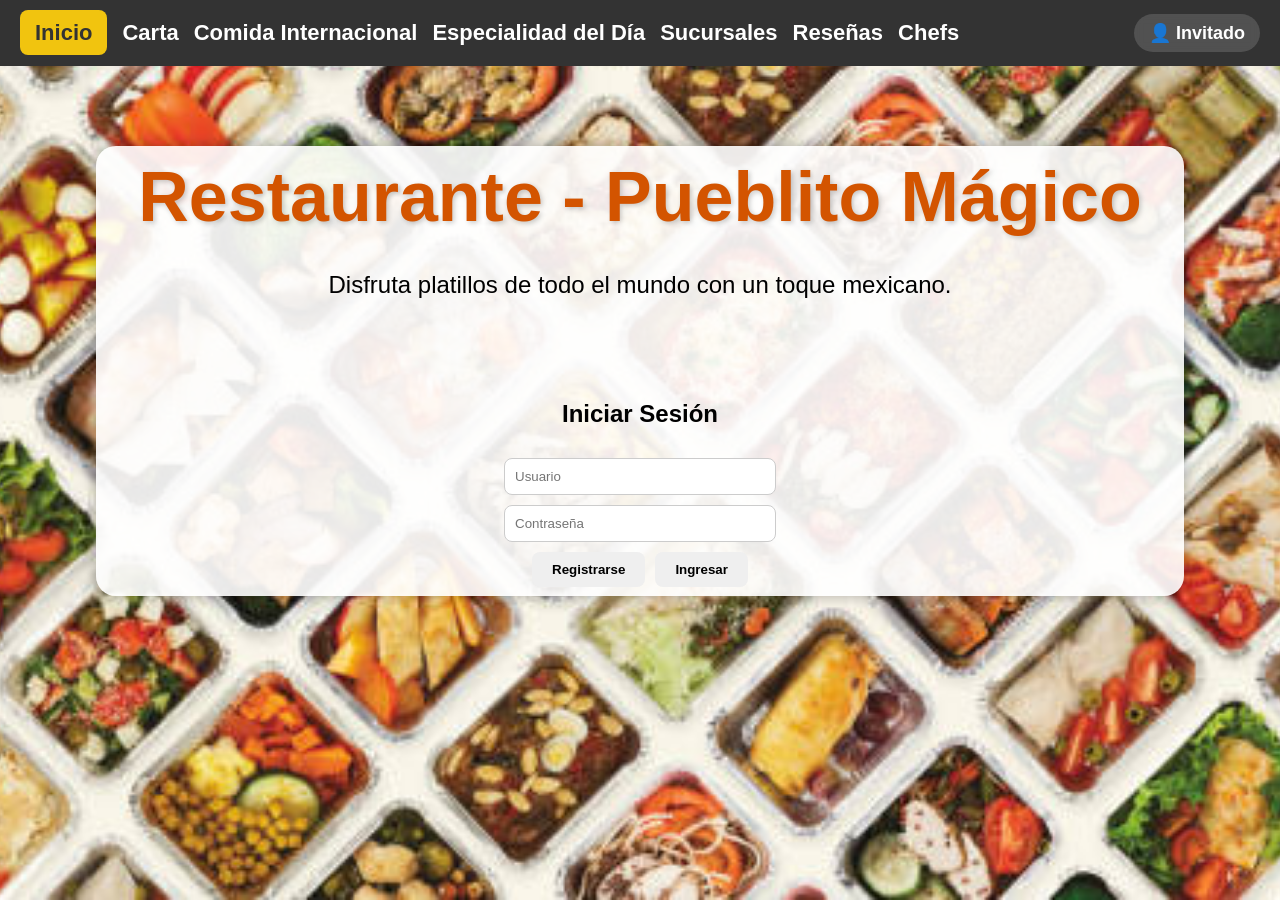
<file: index.html>
<!DOCTYPE html>
<html lang="es">

<head>
    <meta charset="UTF-8">
    <meta name="viewport" content="width=device-width, initial-scale=1.0">
    <title>Proyecto Restaurante</title>
    <link rel="stylesheet" href="CSS/estilos.css">
    <link rel="stylesheet" href="CSS/estiloInicio.css">
</head>

<body class="inicio">

    <header>
        <nav>
            <ul class="menu">
                <li><a href="index.html" class="activo">Inicio</a></li>
                <li><a href="HTML/tipoComida.html">Carta</a></li>
                <li><a href="HTML/comidaPaises.html">Comida Internacional</a></li>
                <li><a href="HTML/especialidades.html">Especialidad del Día</a></li>
                <li><a href="HTML/sucursales.html">Sucursales</a></li>
                <li><a href="HTML/comentariosReseñas.html">Reseñas</a></li>
                <li><a href="HTML/chefSucursales.html">Chefs</a></li>
            </ul>
            <div id="perfilNav">
                <span id="usuarioNav"></span>
                <button id="btnCerrarSesion" onclick="cerrarSesion()">Salir</button>
            </div>
        </nav>
    </header>

    <main>
        <div class="tarjeta-principal">
            <h1>Restaurante - Pueblito Mágico</h1>
            <p>Disfruta platillos de todo el mundo con un toque mexicano.</p>
            <p id="mensajeBienvenida"></p>


            <div class="login-container" id="loginContainer">
                <h2 id="tituloLogin">Iniciar Sesión</h2>
                <input type="text" id="usuario" placeholder="Usuario">
                <input type="password" id="password" placeholder="Contraseña">
                <div class="botones-login">
                    <button id="btnRegistrar" onclick="registrarUsuario()">Registrarse</button>
                    <button id="btnIngresar" onclick="iniciarSesion()">Ingresar</button>
                </div>
                <p id="usuarioActual"></p>
            </div>
        </div>
    </main>
    <div id="modalAlerta" class="modal-alerta">
        <div class="modal-alerta-contenido">
            <p id="mensajeAlerta"></p>
            <button onclick="cerrarAlertaInicio()">Aceptar</button>
        </div>
    </div>

    <script src="JS/main.js"></script>

    <script>
        mostrarUsuarioActivo();
    </script>

</body>

</html>
</file>
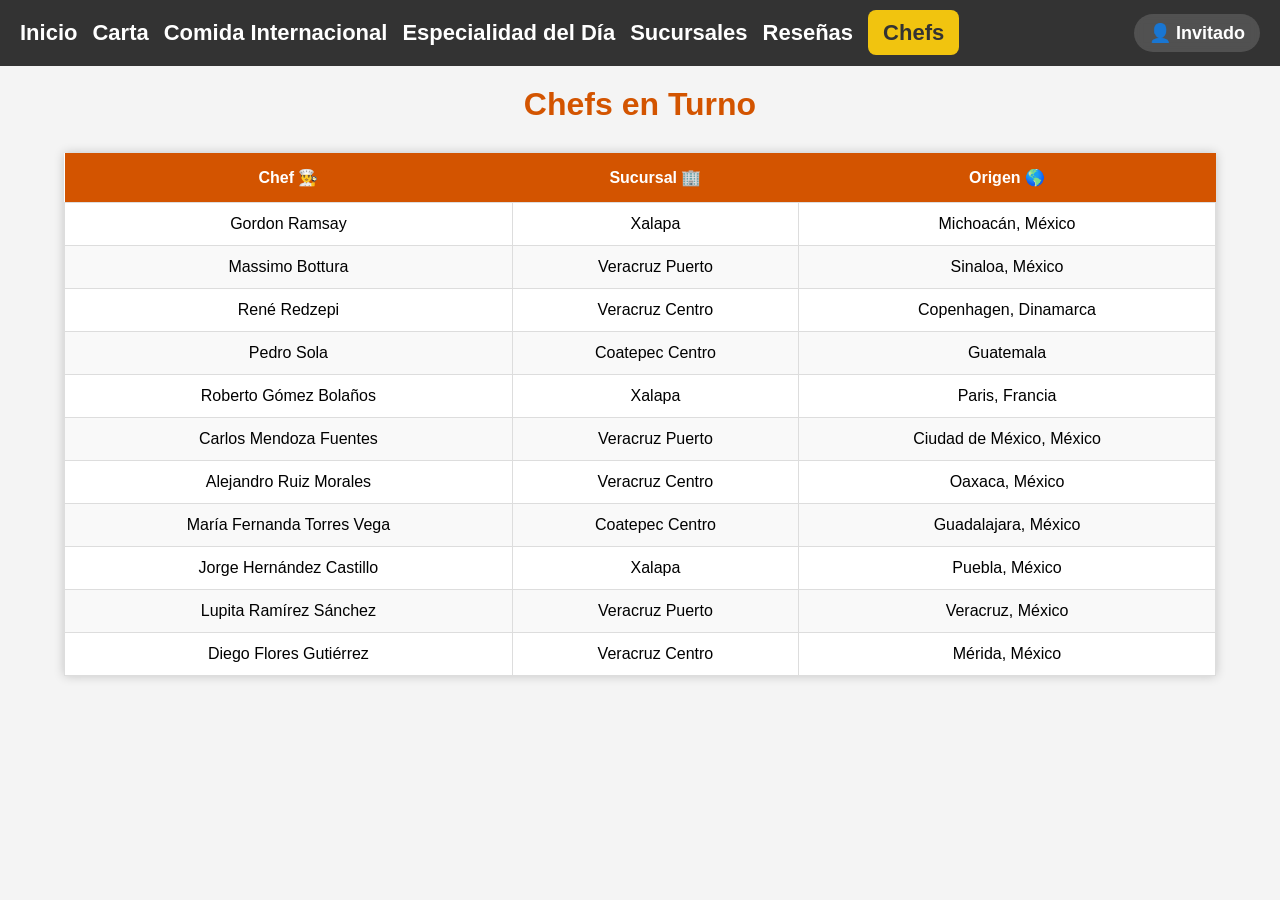
<file: HTML/chefSucursales.html>
<!DOCTYPE html>
<html lang="es">

<head>
    <meta charset="UTF-8">
    <meta name="viewport" content="width=device-width, initial-scale=1.0">
    <title>Chefs por Sucursal</title>
    <link rel="stylesheet" href="../CSS/estilos.css">
    <link rel="stylesheet" href="../CSS/estiloChefs.css">
</head>

<body>
    <header>
        <nav>
            <ul class="menu">
                <li><a href="../index.html">Inicio</a></li>
                <li><a href="tipoComida.html">Carta</a></li>
                <li><a href="comidaPaises.html">Comida Internacional</a></li>
                <li><a href="especialidades.html">Especialidad del Día</a></li>
                <li><a href="sucursales.html">Sucursales</a></li>
                <li><a href="comentariosReseñas.html">Reseñas</a></li>
                <li><a href="chefSucursales.html" class="activo"> Chefs</a></li>
            </ul>
            <div id="perfilNav">

                <span id="usuarioNav"></span>

                <button id="btnCerrarSesion" onclick="cerrarSesion()">
                    Salir
                </button>

            </div>
        </nav>
    </header>
    <main>
        <h1 class="titulo-seccion">Chefs en Turno</h1>
        <table id="tablaChefs"></table>
    </main>
    <script src="../JS/main.js"></script>

    <script>
        cargarChefs();
    </script>

</body>

</html>
</file>
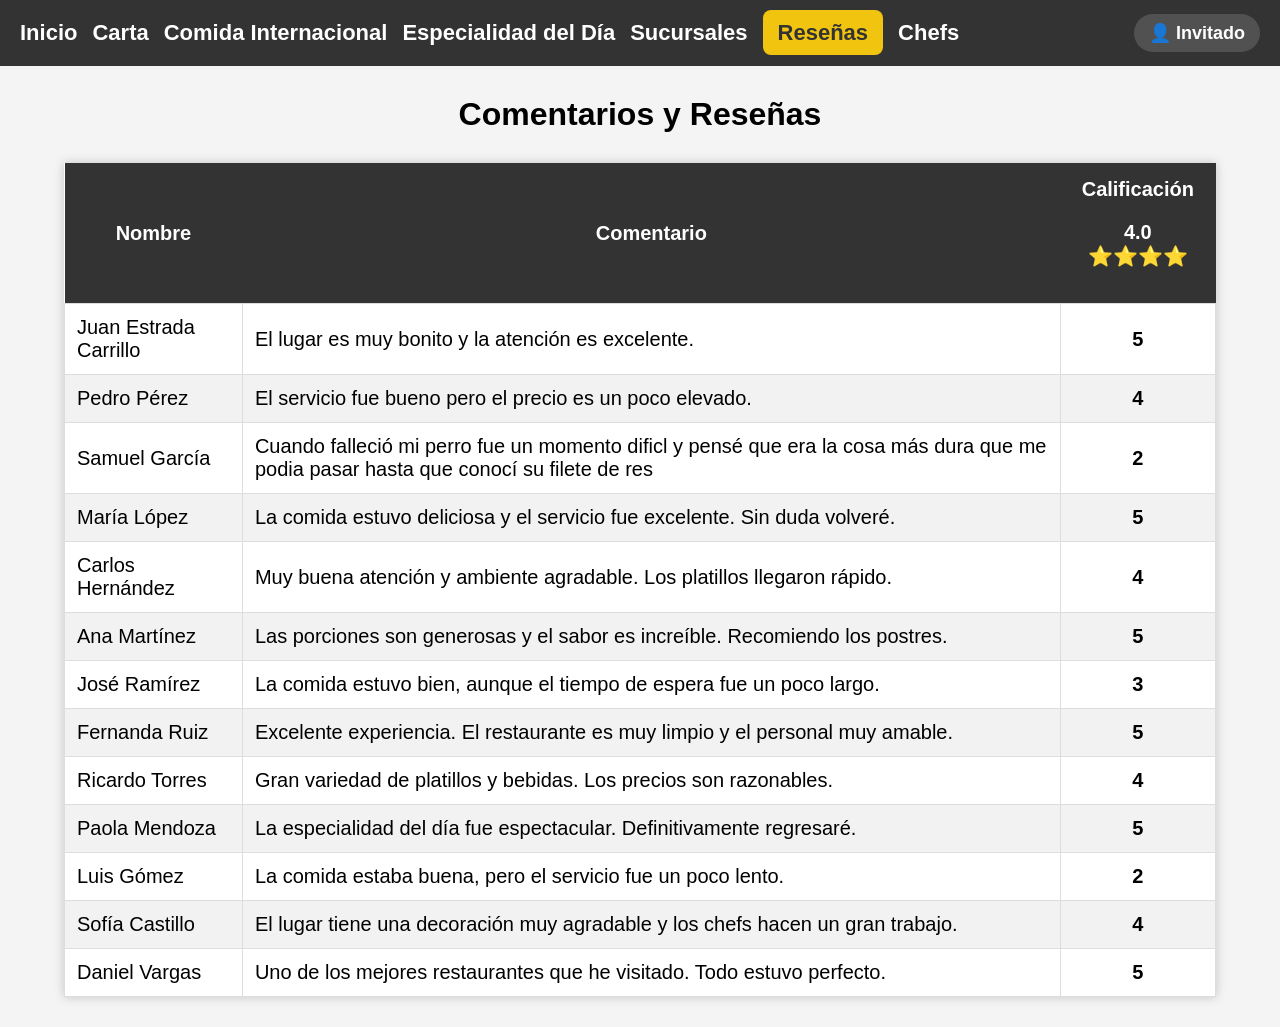
<file: HTML/comentariosReseñas.html>
<!DOCTYPE html>
<html lang="es">

<head>
    <meta charset="UTF-8">
    <meta name="viewport" content="width=device-width, initial-scale=1.0">
    <title>Comentarios y Reseñas</title>
    <link rel="stylesheet" href="../CSS/estilos.css">
    <link rel="stylesheet" href="../CSS/estiloResenias.css">
</head>

<body>
    <header>
        <nav>
            <ul class="menu">
                <li><a href="../index.html">Inicio</a></li>
                <li><a href="tipoComida.html">Carta</a></li>
                <li><a href="comidaPaises.html">Comida Internacional</a></li>
                <li><a href="especialidades.html">Especialidad del Día</a></li>
                <li><a href="sucursales.html">Sucursales</a></li>
                <li><a href="comentariosReseñas.html" class="activo">Reseñas</a></li>
                <li><a href="chefSucursales.html">Chefs</a></li>
            </ul>
            <div id="perfilNav">
                <span id="usuarioNav"></span>
                <button id="btnCerrarSesion" onclick="cerrarSesion()">Salir</button>
            </div>
        </nav>
    </header>
    <main>
         <h1>Comentarios y Reseñas</h1>
            <table id="tabla"> </table>
    </main>
    <script src="../JS/main.js"></script>
    <script>
        cargarResenias();
    </script>

</body>

</html>
</file>
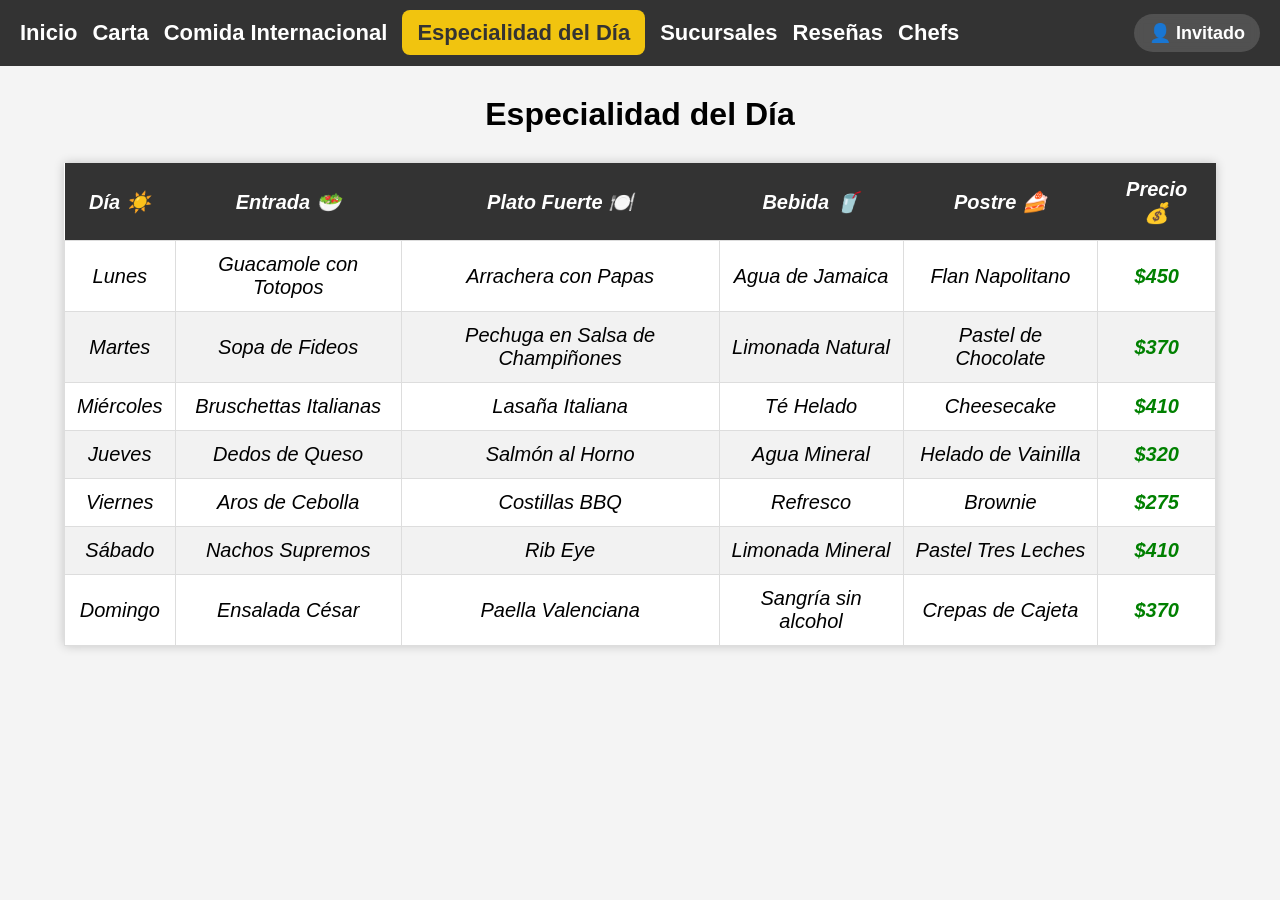
<file: HTML/especialidades.html>
<!DOCTYPE html>
<html lang="es">

<head>
    <meta charset="UTF-8">
    <meta name="viewport" content="width=device-width, initial-scale=1.0">
    <title>Especialidad del Día</title>
    <link rel="stylesheet" href="../CSS/estilos.css">
    <link rel="stylesheet" href="../CSS/estiloEspecialidad.css">
</head>

<body>
    <header>
        <nav>
            <ul class="menu">
                <li><a href="../index.html">Inicio</a></li>
                <li><a href="tipoComida.html">Carta</a></li>
                <li><a href="comidaPaises.html">Comida Internacional</a></li>
                <li><a href="especialidades.html" class="activo">Especialidad del Día</a></li>
                <li><a href="sucursales.html">Sucursales</a></li>
                <li><a href="comentariosReseñas.html">Reseñas</a></li>
                <li><a href="chefSucursales.html">Chefs</a></li>
            </ul>
            <div id="perfilNav">
                <span id="usuarioNav"></span>
                <button id="btnCerrarSesion" onclick="cerrarSesion()">Salir</button>
            </div>
        </nav>
    </header>

    <main>
        <h1>Especialidad del Día</h1>
        <table id="tabla"> </table>

        <script src="../JS/main.js"></script>
        <script>
            cargarEspecialidades();
        </script>
</body>

</html>
</file>
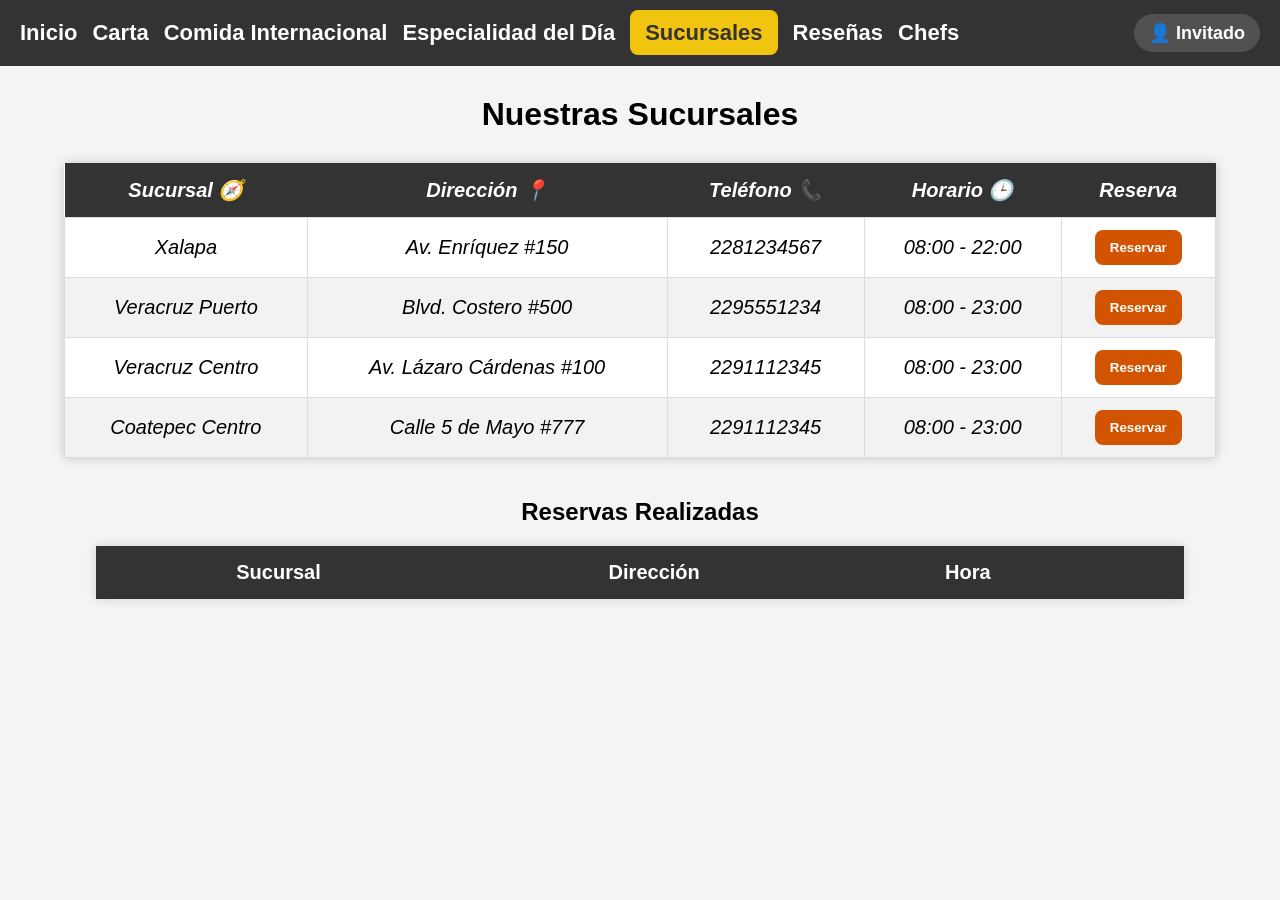
<file: HTML/sucursales.html>
<!DOCTYPE html>
<html lang="es">

<head>
    <meta charset="UTF-8">
    <meta name="viewport" content="width=device-width, initial-scale=1.0">
    <title>Sucursales</title>
    <link rel="stylesheet" href="../CSS/estilos.css">
    <link rel="stylesheet" href="../CSS/estiloSucursal.css">
</head>

<body>

    <header>
        <nav>
            <ul class="menu">
                <li><a href="../index.html">Inicio</a></li>
                <li><a href="tipoComida.html">Carta</a></li>
                <li><a href="comidaPaises.html">Comida Internacional</a></li>
                <li><a href="especialidades.html">Especialidad del Día</a></li>
                <li><a href="sucursales.html" class="activo">Sucursales</a></li>
                <li><a href="comentariosReseñas.html">Reseñas</a></li>
                <li><a href="chefSucursales.html">Chefs</a></li>
            </ul>
            <div id="perfilNav">
                <span id="usuarioNav"></span>
                <button id="btnCerrarSesion" onclick="cerrarSesion()">Salir</button>
            </div>
        </nav>
    </header>

    <main>
        <h1 class="titulo-seccion">Nuestras Sucursales</h1>
        <table id="tabla"> </table>
        <h2>Reservas Realizadas</h2>
        <table id="tablaReservas"></table>
    </main>

    <div id="modalReserva" class="modal">
        <div class="modal-contenido">
            <span class="cerrar" onclick="cerrarReserva()">&times;</span>
            <h2>Reservar Mesa</h2>
            <p id="nombreSucursal"></p>
            <p id="direccionSucursal"></p>
            <label>Horario:</label>
            <select id="horarioReserva">
                <option>09:00</option>
                <option>10:00</option>
                <option>11:00</option>
                <option>12:00</option>
                <option>13:00</option>
                <option>14:00</option>
                <option>15:00</option>
                <option>16:00</option>
                <option>17:00</option>
                <option>18:00</option>
                <option>19:00</option>
                <option>20:00</option>
                <option>21:00</option>
                <option>22:00</option>
            </select>
            <br><br>
            <button class="btnConfirmar" onclick="confirmarReserva()">Confirmar Reserva</button>
        </div>
    </div>
    <div id="modalAlerta" class="modal">
        <div class="modal-contenido">
            <p id="mensajeAlerta"></p>
            <button class="btnConfirmar" onclick="cerrarAlerta()">Aceptar</button>
        </div>
    </div>

    <!-- Modal de confirmación de cancelación -->
    <div id="modalCancelar" class="modal">
        <div class="modal-contenido">
            <p>¿Deseas cancelar esta reserva?</p>
            <button class="btnConfirmar" onclick="confirmarCancelacion()">Sí, cancelar</button>
            <button class="btnCancelar"
                onclick="document.getElementById('modalCancelar').style.display='none'">No</button>
        </div>
    </div>
    <script src="../JS/main.js"></script>
    <script>
        cargarSucursales();
        cargarReservas();
    </script>
</body>

</html>
</file>
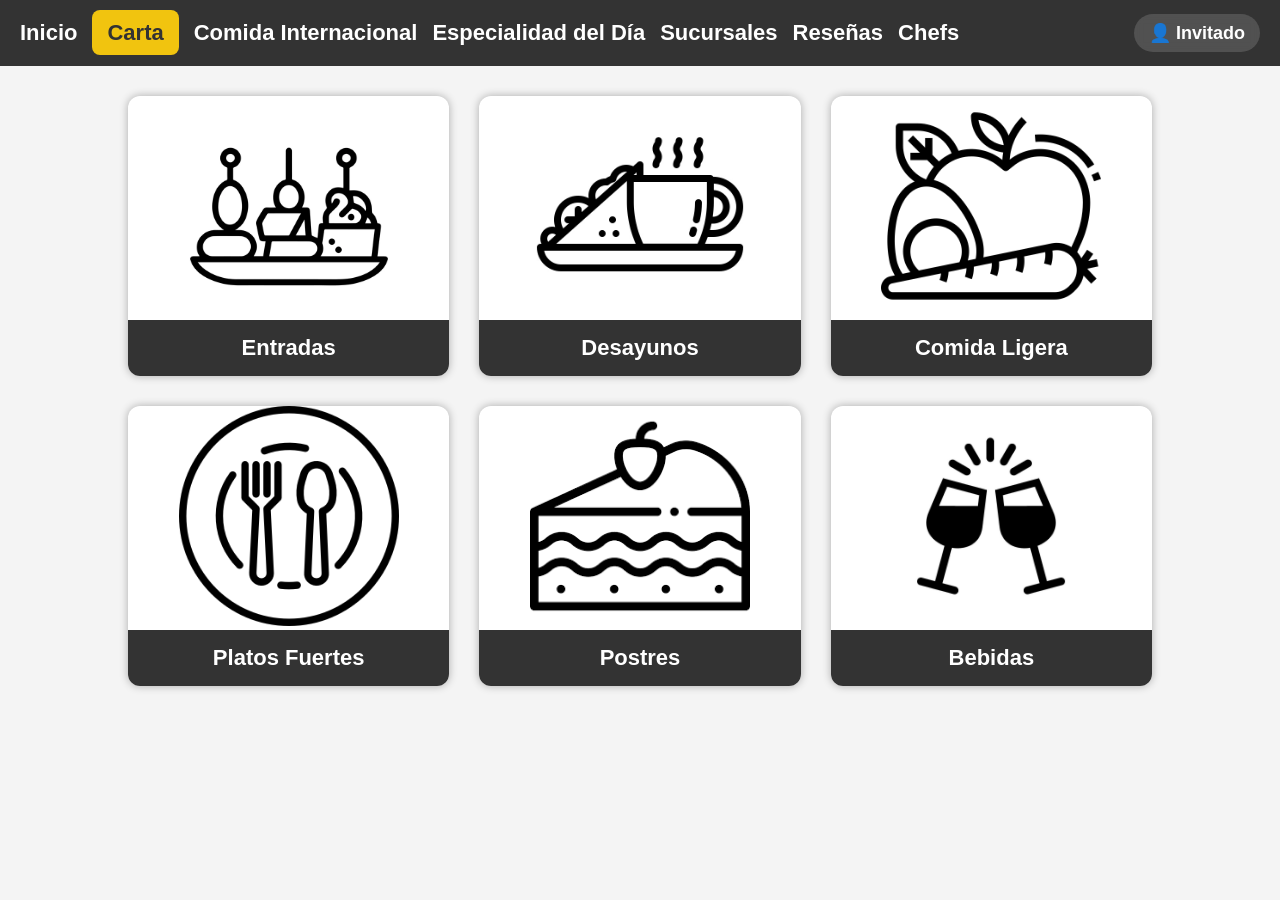
<file: HTML/tipoComida.html>
<!DOCTYPE html>
<html lang="es">

<head>
    <meta charset="UTF-8">
    <meta name="viewport" content="width=device-width, initial-scale=1.0">
    <title>Tipos de Comida</title>
    <link rel="stylesheet" href="../CSS/estilos.css">
    <link rel="stylesheet" href="../CSS/estiloTipoComida.css">
</head>

<body>

    <header>
        <nav>
            <ul class="menu">
                <li><a href="../index.html">Inicio</a></li>
                <li><a href="tipoComida.html" class="activo">Carta</a></li>
                <li><a href="comidaPaises.html">Comida Internacional</a></li>
                <li><a href="especialidades.html">Especialidad del Día</a></li>
                <li><a href="sucursales.html">Sucursales</a></li>
                <li><a href="comentariosReseñas.html">Reseñas</a></li>
                <li><a href="chefSucursales.html">Chefs</a></li>
            </ul>
            <div id="perfilNav">
                <span id="usuarioNav"></span>
                <button id="btnCerrarSesion" onclick="cerrarSesion()">Salir</button>
            </div>
        </nav>
    </header>

    <h1 class="titulo-seccion"></h1>
    <div id="contenido"></div>
    <div id="modal" class="modal">
        <div class="modal-contenido">
            <span class="cerrar" onclick="cerrarModal()"> &times;</span>
            <h2 id="tituloModal"></h2>
            <p id="descripcionModal"></p>
            <ul id="listaPlatillos"></ul>
        </div>
    </div>
    
    <script src="../JS/main.js"></script>

    <script>
        cargarTiposComida();
    </script>

</body>
</html>
</file>
<file: CSS/estilos.css>
body{
    font-family: Arial, sans-serif;
    margin: 0;
    background: #f4f4f4;
}

nav{
    background: #333;
    display: flex;
    justify-content: space-between;
    align-items: center;
    padding: 0 20px;
}

.menu{
    display: flex;
    list-style: none;
    gap: 15px;
    margin: 0;
    padding: 0;
}

nav li{
    padding: 20px 0;
}

nav a{
    font-size: 22px;
    font-weight: bold;
    text-decoration: none;
    color: white;
    transition: 0.3s;
}

nav a:hover{
    color: #f1c40f;
}

nav a.activo{
    background-color: #f1c40f;
    color: #333;
    padding: 10px 15px;
    border-radius: 8px;
}


#perfilNav{
    display: flex;
    align-items: center;
    gap: 10px;

    color: white;
    font-weight: bold;

    background: rgba(255,255,255,0.15);
    padding: 8px 15px;
    border-radius: 20px;

    backdrop-filter: blur(5px);
}

#usuarioNav{
    font-size: 18px;
}

#btnCerrarSesion{
    padding: 10px 20px;
    border: none;
    border-radius: 8px;
    cursor: pointer;
    font-weight: bold;
}
@media (max-width: 768px){
    nav{
        flex-direction: column;
        padding: 10px;
    }
    .menu{
        flex-wrap: wrap;
        justify-content: center;
        width: 100%;
        gap: 8px;
    }
    nav li{
        padding: 5px;
    }
    nav a{
        font-size: 14px;
    }
    #perfilNav{
        margin-top: 10px;
        padding: 6px 12px;
    }
    #usuarioNav{
        font-size: 14px;
    }
    #btnCerrarSesion{
        padding: 6px 10px;
        font-size: 12px;
    }
}

@media (max-width: 480px){

    nav a{
        font-size: 12px;
    }

    .menu{
        gap: 5px;
    }

    #usuarioNav{
        font-size: 12px;
    }
}
</file>
<file: CSS/estiloInicio.css>
body.inicio{
    background-image: url("../IMG/PagInicio.webp");
    background-size: cover;
    background-position: center;
    background-repeat: no-repeat;
    background-attachment: fixed;
}


.tarjeta-principal{
    width: 85%;
    height: 450px;
    margin: 80px auto;
    background: rgba(255,255,255,0.9);
    border-radius: 20px;
    box-shadow: 0 0 15px rgba(0,0,0,0.3);
    display: flex;
    flex-direction: column;
    justify-content: center;
    align-items: center;
    text-align: center;
}
.tarjeta-principal h1{
    font-size: 70px;
    margin-top: 60px;
    margin-bottom: 10px;
    color: #d35400;
    text-shadow: 2px 2px 5px rgba(0,0,0,0.2);
}
@media (max-width: 480px){

    .tarjeta-principal h1{
        font-size: 34px;
        line-height: 1.1;
    }

    .tarjeta-principal p{
        font-size: 16px;
    }
}
.tarjeta-principal p{
    font-size: 24px;
    width: 70%;
}
.login-container{
    margin-top: 25px;
    display: flex;
    flex-direction: column;
    align-items: center;
    gap: 10px;
}

.login-container input{
    width: 250px;
    padding: 10px;
    border-radius: 8px;
    border: 1px solid #ccc;
}

.botones-login{
    display: flex;
    gap: 10px;
}

.botones-login button, #btnCerrarSesion{
    padding: 10px 20px;
    border: none;
    border-radius: 8px;
    cursor: pointer;
    font-weight: bold;
}
#mensajeBienvenida {
    font-size: 22px;
    color: #d35400;
    font-weight: bold;
    margin-top: 10px;
}
.modal-alerta {
    display: none;
    position: fixed;
    top: 0;
    left: 0;
    width: 100%;
    height: 100%;
    background: rgba(0,0,0,0.6);
    z-index: 999;
}

.modal-alerta-contenido {
    background: white;
    width: 350px;
    margin: 200px auto;
    padding: 30px;
    border-radius: 12px;
    text-align: center;
    font-size: 20px;
    font-weight: bold;
}

.modal-alerta-contenido button {
    margin-top: 20px;
    padding: 10px 25px;
    background: #d35400;
    color: white;
    border: none;
    border-radius: 8px;
    cursor: pointer;
    font-weight: bold;
    font-size: 16px;
}

@media (max-width: 480px) {

    .tarjeta-principal {

        width: 92%;
        padding: 15px;
        margin: 15px auto;
    }

    .tarjeta-principal h1 {

        font-size: 26px;
        line-height: 1.1;
        margin-top: 10px;
    }

    .tarjeta-principal p {

        font-size: 16px;
        width: 95%;
    }

    .login-container input {

        width: 90%;
        max-width: 280px;
    }

    .botones-login {

        flex-direction: column;
        width: 100%;
        align-items: center;
    }

    .botones-login button {

        width: 180px;
    }
}
@media (max-width: 768px){

    nav{

        flex-direction: column;
        padding: 10px;
    }

    .menu{

        flex-wrap: wrap;
        justify-content: center;
    }

    #perfilNav{

        margin-top: 10px;
    }
    
}
</file>
<file: CSS/estiloChefs.css>
#tablaChefs{

    width: 90%;

    margin: 30px auto;

    border-collapse: collapse;

    background: white;

    box-shadow: 0 0 10px rgba(0,0,0,0.2);
}

#tablaChefs th{

    background: #d35400;

    color: white;

    padding: 15px;
}

#tablaChefs td{

    padding: 12px;

    text-align: center;

    border: 1px solid #ddd;
}

#tablaChefs tr:nth-child(even){

    background: #f9f9f9;
}

#tablaChefs tr:hover{

    background: #fff3cd;
}
.titulo-seccion{

    text-align: center;

    margin-top: 20px;

    color: #d35400;
}
</file>
<file: CSS/estiloResenias.css>
h1{
    text-align:center;
    margin-top:30px;
}

#tabla{
    width:90%;
    margin:30px auto;
    border-collapse:collapse;
    background:white;
    box-shadow:0 0 10px rgba(0,0,0,0.2);
    font-size: 20px;;
}

#tabla th{
    background:#333;
    color:white;
    padding:15px;
}

#tabla td{
    padding:12px;
    border:1px solid #ddd;
}
#tabla tr:nth-child(even){
    background:#f2f2f2;
}

#tabla tr:hover{
    background:#ffe082; 
}
#tabla td:last-child,
#tabla th:last-child{
     text-align: center;
    font-weight: bold;
    font-size: 20px;
}
</file>
<file: CSS/estiloEspecialidad.css>
h1{
    text-align:center;
    margin-top:30px;
}

#tabla{
    width:90%;
    margin:30px auto;
    border-collapse:collapse;
    background:white;
    box-shadow:0 0 10px rgba(0,0,0,0.2);
    font-size: 20px;
    font-style: italic;
}

#tabla th{
    background:#333;
    color:white;
    padding:15px;
}

#tabla td{
    padding:12px;
    border:1px solid #ddd;
    text-align:center;
}

#tabla tr:nth-child(even){
    background:#f2f2f2;
}

#tabla tr:hover{
    background:#ffe082;
}

#tabla td:last-child{
    color:green;
    font-weight: bold;
}
@media (max-width: 768px){

    #tabla{
        width: 95%;
        font-size: 13px;
    }

    #tabla th,
    #tabla td{
        padding: 6px;
        word-break: break-word;
    }
}
</file>
<file: CSS/estiloSucursal.css>
h1{
    text-align:center;
    margin-top:30px;
}

#tabla{
    width:90%;
    margin:30px auto;
    border-collapse:collapse;
    background:white;
    box-shadow:0 0 10px rgba(0,0,0,0.2);
    font-size: 20px;
    font-style: italic;
}

#tabla th{
    background:#333;
    color:white;
    padding:15px;
}

#tabla td{
    padding:12px;
    border:1px solid #ddd;
    text-align:center;
}

#tabla tr:nth-child(even){
    background:#f2f2f2;
}

#tabla tr:hover{
    background:#ffe082; 
}

.btnReserva{
    background: #d35400;
    color: white;
    border: none;
    padding: 10px 15px;
    border-radius: 8px;
    cursor: pointer;
    font-weight: bold;
}
.btnConfirmar{
    background:#d35400;
    color: white;
    border: none;
    padding: 15px 30px; /* más grande */
    font-size: 20px;    /* texto más grande */
    font-weight: bold;
    border-radius: 10px;
    cursor: pointer;
}
td:last-child{
    text-align: center;
}

.btnReserva:hover{
    background: #e67e22;

}
.modal{
    display: none;
    position: fixed;
    top: 0;
    left: 0;
    width: 100%;
    height: 100%;
    background: rgba(0,0,0,0.6);
}

.modal-contenido{
    background: white;
    font-size: 25px;
    width: 400px;
    margin: 150px auto;
    padding: 20px;
    border-radius: 12px;
    text-align: center;
}
#horarioReserva{
    margin: 20px 0;
    font-size: 18px;
}
.spanCerrar{
    position: absolute;
    top: 10px;
    right: 20px;
    font-size: 50px;
    cursor: pointer;
}
#tablaReservas{
    width: 85%;
    margin: 20px auto;
    border-collapse: collapse;
    background-color: white;
    box-shadow: 0 0 10px rgba(0,0,0,0.15);
}

#tablaReservas th{
    background-color: #333;
    color: white;
    padding: 15px;
    font-size: 20px;
}

#tablaReservas td{
    padding: 12px;
    border: 1px solid #ddd;
    text-align: center;
}

#tablaReservas tr:nth-child(even){
    background-color: #f5f5f5;
}

h2{
    text-align: center;
    margin-top: 40px;
}
.btnCancelar{
    background-color: #c0392b;
    color: white;
    border: none;
    padding: 8px 15px;
    border-radius: 8px;
    cursor: pointer;
    font-weight: bold;
    transition: 0.3s;
}

.btnCancelar:hover{
    background-color: #e74c3c;
    transform: scale(1.05);
}
@media (max-width: 768px) {
    #tabla{
        width: 95%;
        font-size: 13px;
    }
    #tabla th,
    #tabla td{
        padding: 6px;
    }
    #tabla td{
        word-break: break-word;
    }
    .btnReserva{
        padding: 6px 8px;
        font-size: 12px;
    }
}
</file>
<file: CSS/estiloTipoComida.css>
.titulo-seccion{
    text-align: center;
    margin-top: 30px;
}

#contenido{
    display: grid;
    grid-template-columns: repeat(3, 1fr);
    gap: 30px;
    width: 80%;
    margin: auto;
}

.tarjeta-tipo{
    background: white;
    border-radius: 12px;
    overflow: hidden;
    box-shadow: 0 0 8px rgba(0,0,0,0.3);
    cursor: pointer;
    text-align: center;
    transition: 0.3s;
}

.tarjeta-tipo:hover{
    transform: scale(1.05);
}


.imagen-tipo{
    width: 100%;
    height: 220px;
    object-fit: contain;
}

.info-tipo{
    display: none;
    padding: 15px;
}

.info-tipo h3{
    text-align: center;
}
.modal{
    display: none;
    position: fixed;
    top: 0;
    left: 0;
    width: 100%;
    height: 100%;
    background: rgba(0,0,0,0.6);
}
.modal-contenido{

    background: white;
    width: 500px;
    margin: 100px auto;
    padding: 20px;
    border-radius: 10px;
    font-weight: bold;
}

#descripcionModal{
    margin: 30px 0;
    color: #555;
    font-style: italic;
}
#listaPlatillos{
    list-style: none;
    padding: 0;
}

#listaPlatillos li{
    display: flex;
    justify-content: space-between;
    align-items: center;
    padding: 10px 0;
    border-bottom: 1px solid #ddd;
}

.precio{

    color: green;
    font-weight: bold;
    font-size: 18px;
}

.cerrar{
    float: right;
    font-size: 30px;
    cursor: pointer;
}

.nombre-tipo{
    padding: 15px;
    background: #333;
}

.nombre-tipo h3{
    margin: 0;
    color: white;
    font-size: 22px;
}
@media (max-width: 768px) {
    #contenido {
        grid-template-columns: repeat(2, 1fr);
        width: 95%;
    }

    .modal-contenido {
        width: 90%;
        margin: 80px auto;
    }
}

@media (max-width: 480px) {
    #contenido {
        grid-template-columns: 1fr;
    }
}
</file>
